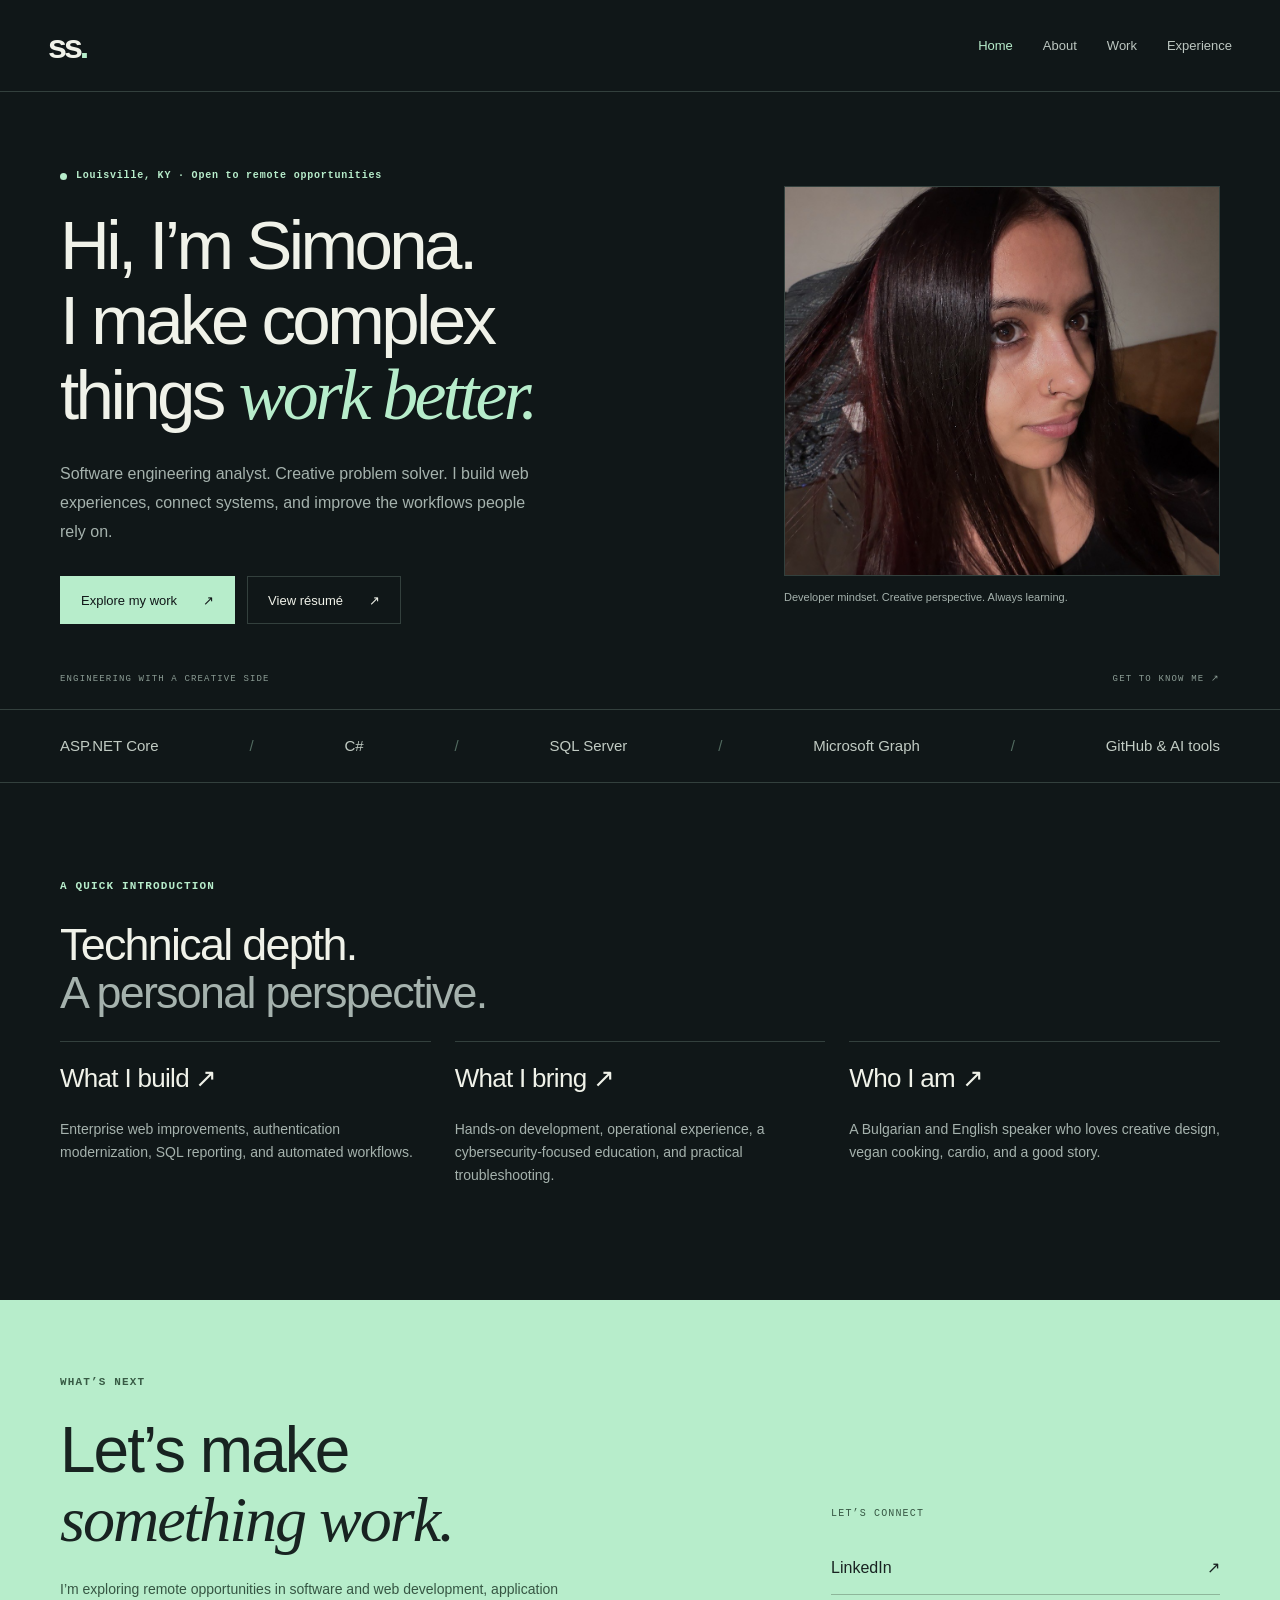
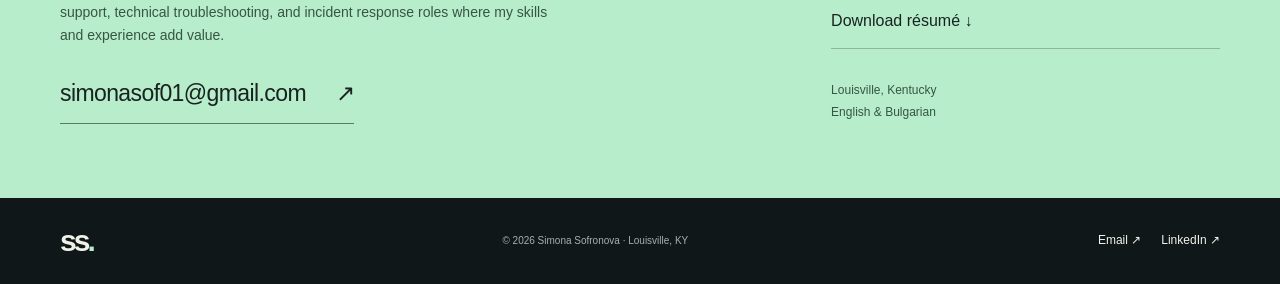
<file: index.html>
<!doctype html>
<html lang="en">
<head>
  <meta charset="utf-8">
  <meta name="viewport" content="width=device-width, initial-scale=1">
  <meta name="theme-color" content="#101718">
  <meta name="description" content="Simona Sofronova: software engineering analyst in Louisville, KY. Web development, secure integrations, reporting, and remote opportunities.">
  <title>Software & Web Development | Simona Sofronova</title>
  <link rel="icon" href="assets/favicon.svg" type="image/svg+xml">
  <link rel="stylesheet" href="style.css">
  <style>
    .page-top{padding-block:64px 30px}.page-top p{max-width:650px;color:var(--muted)}
    .hero-photo{width:100%;height:390px;object-fit:cover;object-position:55% 30%;display:block;border:1px solid var(--line)}
    .photo-caption{font-size:11px;color:var(--muted);margin:12px 0 0}
    .page-links{display:grid;grid-template-columns:repeat(3,1fr);gap:24px}
    .page-links a{border-top:1px solid var(--line);padding-top:22px}.page-links p{font-size:14px;color:var(--muted)}
    .photo-grid{display:grid;grid-template-columns:repeat(2,1fr);gap:24px}.photo-grid figure{margin:0}
    .photo-grid img{width:100%;height:330px;object-fit:cover;display:block}.photo-grid figcaption{padding-top:12px;font-size:14px;color:var(--muted)}
    .footer{flex-wrap:wrap}.footer-links{display:flex;gap:20px;font-size:12px}
    @media(max-width:760px){.header{gap:20px}#navigation{display:flex;flex-direction:row;flex-wrap:wrap;gap:16px;padding:0;flex-basis:auto}#navigation a{padding:0;border:0;font-size:12px}.hero-photo{height:340px}.page-links{grid-template-columns:1fr}.photo-grid{gap:20px}.photo-grid img{height:240px}.page-top{padding-top:40px}.photo-grid figcaption{font-size:12px}}
    @media(max-width:420px){.photo-grid{grid-template-columns:1fr}.photo-grid img{height:340px}}
  </style>
</head>
<body>
  <a class="skip-link" href="#main">Skip to content</a>
  <header class="header">
    <a class="brand" href="index.html" aria-label="Simona Sofronova home">ss<span>.</span></a>
    <nav id="navigation" aria-label="Main navigation">
        <a href="index.html" aria-current="page">Home</a>
        <a href="about.html">About</a>
        <a href="work.html">Work</a>
        <a href="experience.html">Experience</a>
    </nav>
  </header>
  <main id="main">
    <section class="hero wrap" aria-labelledby="home-title">
      <div class="hero-copy">
        <p class="eyebrow"><span class="status-dot"></span> Louisville, KY · Open to remote opportunities</p>
        <h1 id="home-title">Hi, I’m Simona.<br>I make complex<br>things <em>work better.</em></h1>
        <p class="hero-description">Software engineering analyst. Creative problem solver. I build web experiences, connect systems, and improve the workflows people rely on.</p>
        <div class="actions"><a class="button primary" href="work.html">Explore my work <span aria-hidden="true">&#8599;&#65038;</span></a><a class="button secondary" href="assets/Simona-Sofronova-Resume.pdf" target="_blank" rel="noopener">View résumé <span aria-hidden="true">&#8599;&#65038;</span></a></div>
      </div>
      <div><img class="hero-photo" src="assets/IMG_8262.jpeg" alt="Portrait of Simona Sofronova" fetchpriority="high"><p class="photo-caption">Developer mindset. Creative perspective. Always learning.</p></div>
      <div class="hero-foot mono"><span>ENGINEERING WITH A CREATIVE SIDE</span><a href="about.html">GET TO KNOW ME <span aria-hidden="true">&#8599;&#65038;</span></a></div>
    </section>
    <div class="stack-strip"><div class="wrap"><span>ASP.NET Core</span><b>/</b><span>C#</span><b>/</b><span>SQL Server</span><b>/</b><span>Microsoft Graph</span><b>/</b><span>GitHub & AI tools</span></div></div>
    <section class="section wrap" aria-labelledby="explore-title">
      <p class="eyebrow">A QUICK INTRODUCTION</p><h2 id="explore-title">Technical depth.<br><span>A personal perspective.</span></h2>
      <div class="page-links">
        <a href="work.html"><h3>What I build <span aria-hidden="true">&#8599;&#65038;</span></h3><p>Enterprise web improvements, authentication modernization, SQL reporting, and automated workflows.</p></a>
        <a href="experience.html"><h3>What I bring <span aria-hidden="true">&#8599;&#65038;</span></h3><p>Hands-on development, operational experience, a cybersecurity-focused education, and practical troubleshooting.</p></a>
        <a href="about.html"><h3>Who I am <span aria-hidden="true">&#8599;&#65038;</span></h3><p>A Bulgarian and English speaker who loves creative design, vegan cooking, cardio, and a good story.</p></a>
      </div>
    </section>
    <section class="contact-section" aria-labelledby="contact-title"><div class="wrap contact-layout">
      <div><p class="eyebrow">WHAT’S NEXT</p><h2 id="contact-title">Let’s make<br><em>something work.</em></h2><p>I’m exploring remote opportunities in software and web development, application support, technical troubleshooting, and incident response roles where my skills and experience add value.</p><a class="email-link" href="mailto:simonasof01@gmail.com">simonasof01@gmail.com <span aria-hidden="true">&#8599;&#65038;</span></a></div>
      <div class="contact-links"><p class="mono">LET’S CONNECT</p><a href="https://www.linkedin.com/in/simona-sofronova" target="_blank" rel="noopener noreferrer">LinkedIn <span aria-hidden="true">&#8599;&#65038;</span></a><a href="assets/Simona-Sofronova-Resume.pdf" download>Download résumé ↓</a><p class="location">Louisville, Kentucky<br>English & Bulgarian</p></div>
    </div></section>
  </main>
  <footer class="wrap footer">
    <a class="brand" href="index.html" aria-label="Home">ss<span>.</span></a>
    <p>© 2026 Simona Sofronova · Louisville, KY</p>
    <div class="footer-links"><a href="mailto:simonasof01@gmail.com">Email <span aria-hidden="true">&#8599;&#65038;</span></a><a href="https://www.linkedin.com/in/simona-sofronova" target="_blank" rel="noopener noreferrer">LinkedIn <span aria-hidden="true">&#8599;&#65038;</span></a></div>
  </footer>
</body>
</html>
</file>
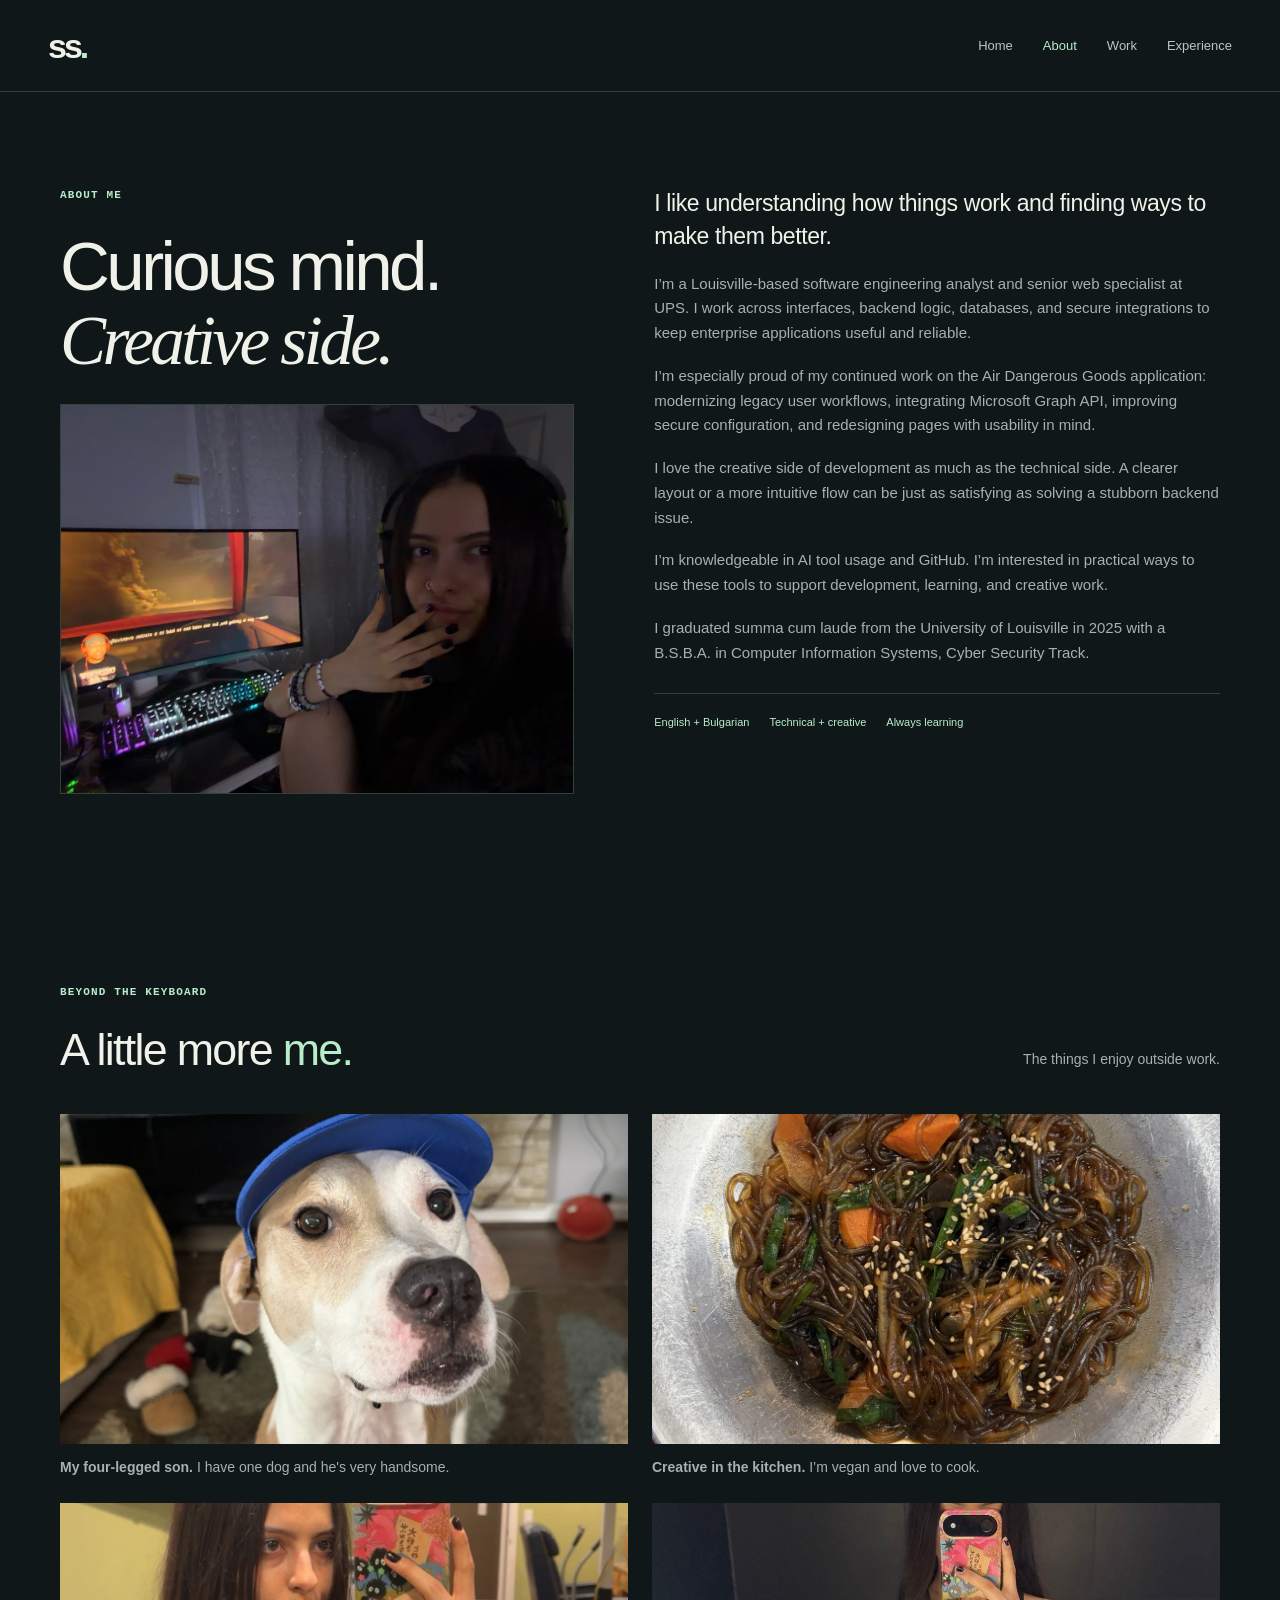
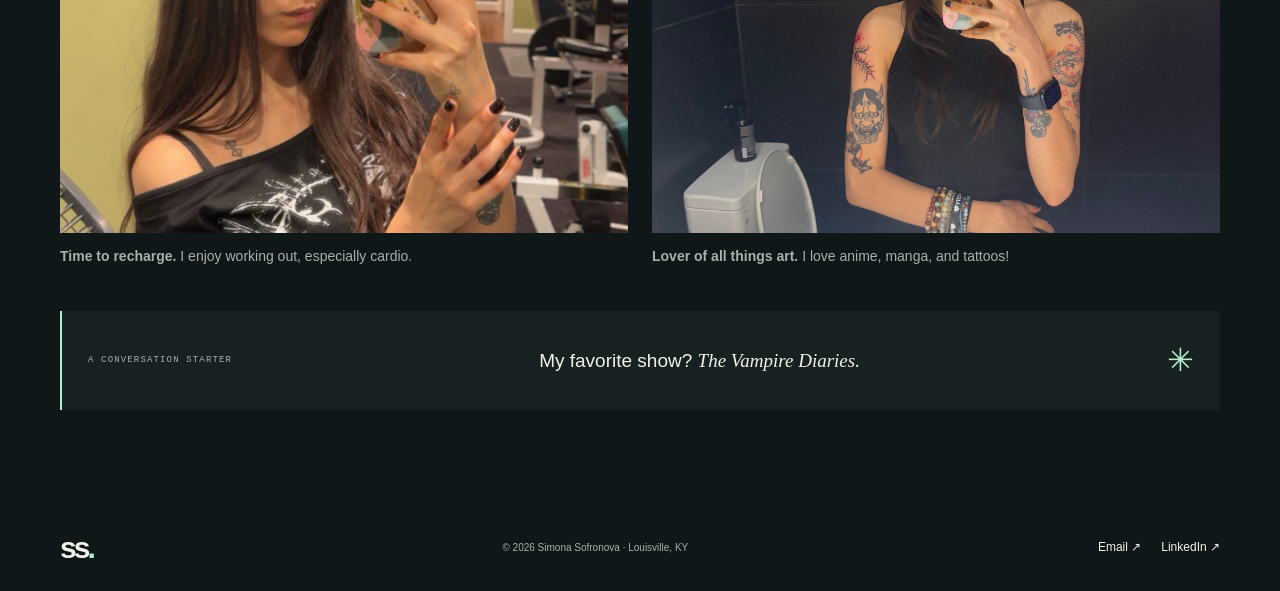
<file: about.html>
<!doctype html>
<html lang="en">
<head>
  <meta charset="utf-8">
  <meta name="viewport" content="width=device-width, initial-scale=1">
  <meta name="theme-color" content="#101718">
  <meta name="description" content="Meet Simona Sofronova: developer, creative problem solver, Bulgarian and English speaker, vegan cook, dog owner, and cardio enthusiast.">
  <title>About | Simona Sofronova</title>
  <link rel="icon" href="assets/favicon.svg" type="image/svg+xml">
  <link rel="stylesheet" href="style.css">
  <style>
    .page-top{padding-block:64px 30px}.page-top p{max-width:650px;color:var(--muted)}
    .hero-photo{width:100%;height:390px;object-fit:cover;object-position:55% 30%;display:block;border:1px solid var(--line)}
    .photo-caption{font-size:11px;color:var(--muted);margin:12px 0 0}
    .page-links{display:grid;grid-template-columns:repeat(3,1fr);gap:24px}
    .page-links a{border-top:1px solid var(--line);padding-top:22px}.page-links p{font-size:14px;color:var(--muted)}
    .photo-grid{display:grid;grid-template-columns:repeat(2,1fr);gap:24px}.photo-grid figure{margin:0}
    .photo-grid img{width:100%;height:330px;object-fit:cover;display:block}.photo-grid figcaption{padding-top:12px;font-size:14px;color:var(--muted)}
    .footer{flex-wrap:wrap}.footer-links{display:flex;gap:20px;font-size:12px}
    @media(max-width:760px){.header{gap:20px}#navigation{display:flex;flex-direction:row;flex-wrap:wrap;gap:16px;padding:0;flex-basis:auto}#navigation a{padding:0;border:0;font-size:12px}.hero-photo{height:340px}.page-links{grid-template-columns:1fr}.photo-grid{gap:20px}.photo-grid img{height:240px}.page-top{padding-top:40px}.photo-grid figcaption{font-size:12px}}
    @media(max-width:420px){.photo-grid{grid-template-columns:1fr}.photo-grid img{height:340px}}
  </style>
</head>
<body>
  <a class="skip-link" href="#main">Skip to content</a>
  <header class="header">
    <a class="brand" href="index.html" aria-label="Simona Sofronova home">ss<span>.</span></a>
    <nav id="navigation" aria-label="Main navigation">
        <a href="index.html">Home</a>
        <a href="about.html" aria-current="page">About</a>
        <a href="work.html">Work</a>
        <a href="experience.html">Experience</a>
    </nav>
  </header>
  <main id="main">
    <section class="section wrap about" aria-labelledby="about-title">
      <div><p class="eyebrow">ABOUT ME</p><h1 id="about-title">Curious mind.<br><em>Creative side.</em></h1><img class="hero-photo" src="assets/IMG_8277.jpeg" alt="Simona Sofronova" fetchpriority="high"></div>
      <div class="about-copy">
        <p class="lead">I like understanding how things work and finding ways to make them better.</p>
        <p>I’m a Louisville-based software engineering analyst and senior web specialist at UPS. I work across interfaces, backend logic, databases, and secure integrations to keep enterprise applications useful and reliable.</p>
        <p>I’m especially proud of my continued work on the Air Dangerous Goods application: modernizing legacy user workflows, integrating Microsoft Graph API, improving secure configuration, and redesigning pages with usability in mind.</p>
        <p>I love the creative side of development as much as the technical side. A clearer layout or a more intuitive flow can be just as satisfying as solving a stubborn backend issue.</p>
        <p>I’m knowledgeable in AI tool usage and GitHub. I’m interested in practical ways to use these tools to support development, learning, and creative work.</p>
        <p>I graduated summa cum laude from the University of Louisville in 2025 with a B.S.B.A. in Computer Information Systems, Cyber Security Track.</p>
        <div class="about-notes"><span>English + Bulgarian</span><span>Technical + creative</span><span>Always learning</span></div>
      </div>
    </section>
    <section class="section wrap beyond" aria-labelledby="beyond-title">
      <div class="section-heading"><div><p class="eyebrow">BEYOND THE KEYBOARD</p><h2 id="beyond-title">A little more <span>me.</span></h2></div><p>The things I enjoy outside work.</p></div>
      <div class="photo-grid">
        <figure><img src="assets/IMG_6630.jpeg" alt="Simona’s dog wearing a blue cap" loading="lazy"><figcaption><strong>My four-legged son.</strong> I have one dog and he's very handsome.</figcaption></figure>
        <figure><img src="assets/IMG_4787.jpeg" alt="A bowl of noodles and vegetables" loading="lazy"><figcaption><strong>Creative in the kitchen.</strong> I’m vegan and love to cook.</figcaption></figure>
        <figure><img src="assets/IMG_8270.jpeg" alt="Simona at the gym" loading="lazy" style="object-position:center 35%"><figcaption><strong>Time to recharge.</strong> I enjoy working out, especially cardio.</figcaption></figure>
        <figure><img src="assets/IMG_6372.jpeg" alt="Simona in the mirror" loading="lazy"><figcaption><strong>Lover of all things art.</strong> I love anime, manga, and tattoos!</figcaption></figure>
      </div>
      <div class="fun-fact"><span class="mono">A CONVERSATION STARTER</span><p>My favorite show? <em>The Vampire Diaries.</em></p><span aria-hidden="true"><span aria-hidden="true">&#10035;&#65038;</span></span></div>
    </section>
  </main>
  <footer class="wrap footer">
    <a class="brand" href="index.html" aria-label="Home">ss<span>.</span></a>
    <p>© 2026 Simona Sofronova · Louisville, KY</p>
    <div class="footer-links"><a href="mailto:simonasof01@gmail.com">Email <span aria-hidden="true">&#8599;&#65038;</span></a><a href="https://www.linkedin.com/in/simona-sofronova" target="_blank" rel="noopener noreferrer">LinkedIn <span aria-hidden="true">&#8599;&#65038;</span></a></div>
  </footer>
</body>
</html>
</file>
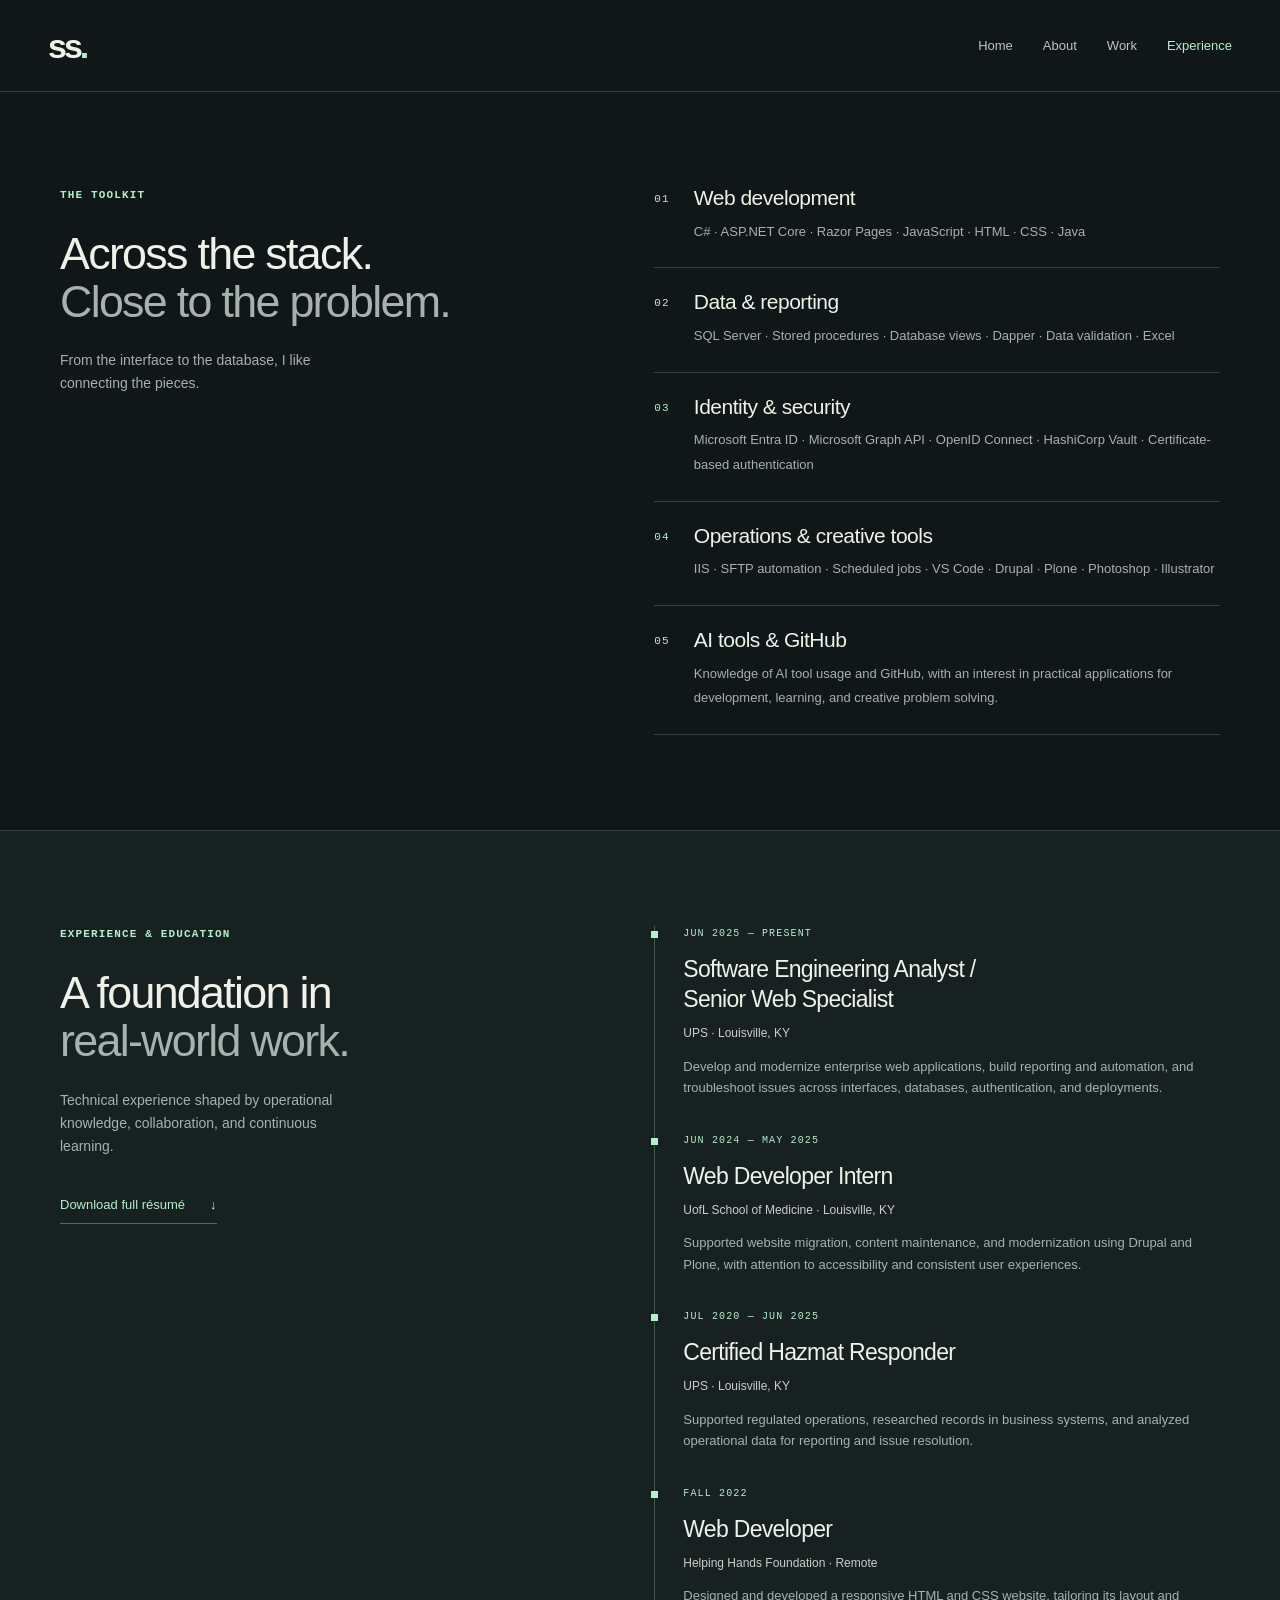
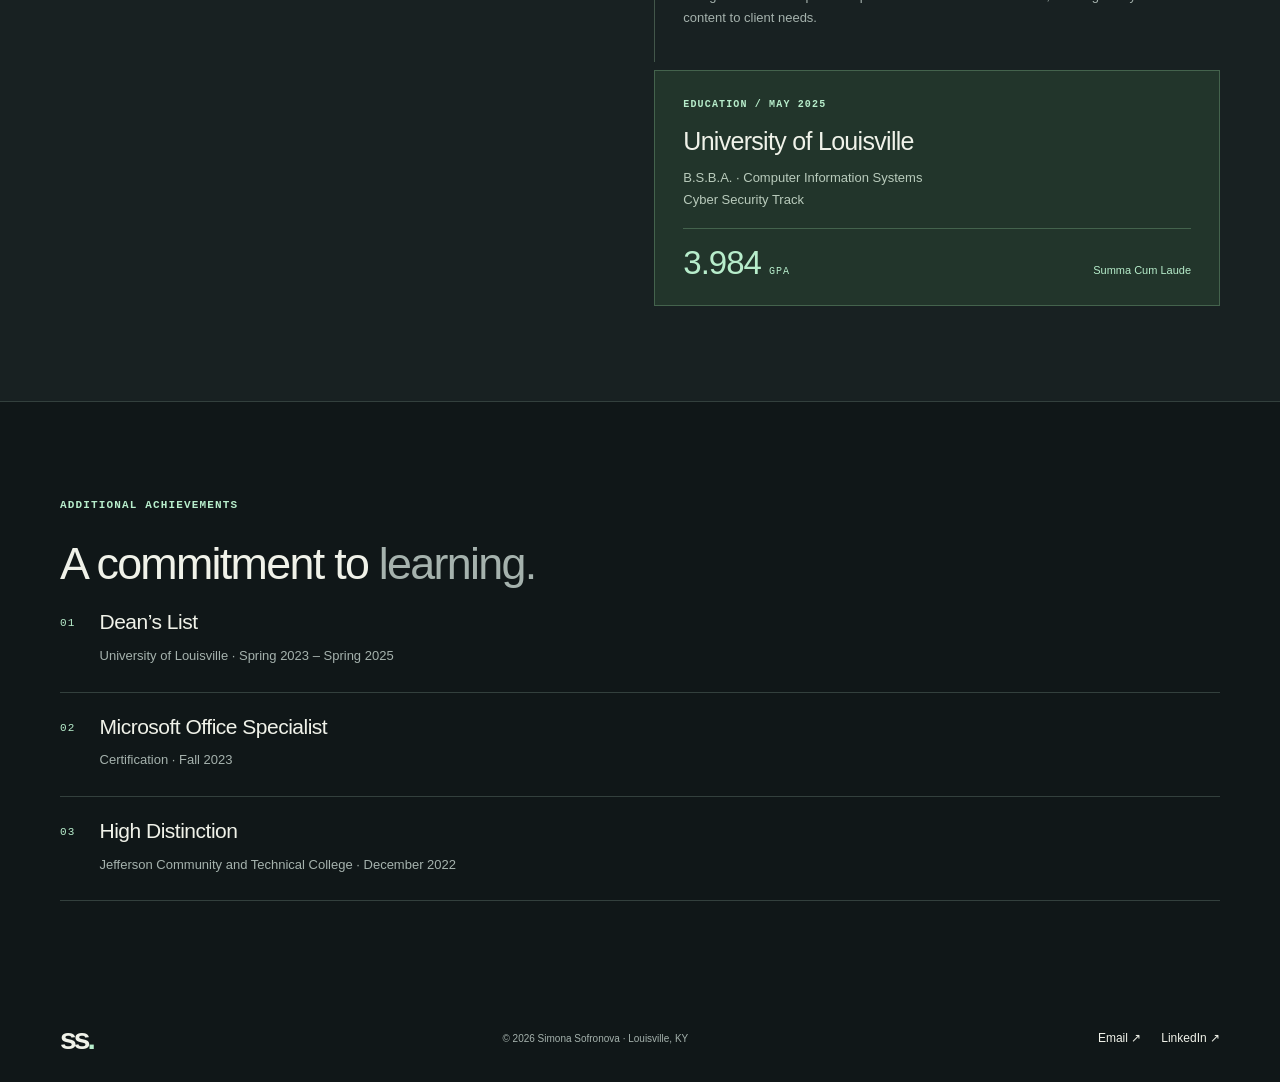
<file: experience.html>
<!doctype html>
<html lang="en">
<head>
  <meta charset="utf-8">
  <meta name="viewport" content="width=device-width, initial-scale=1">
  <meta name="theme-color" content="#101718">
  <meta name="description" content="Simona Sofronova’s professional experience, technical skills, AI and GitHub knowledge, education, and downloadable résumé.">
  <title>Experience & Skills | Simona Sofronova</title>
  <link rel="icon" href="assets/favicon.svg" type="image/svg+xml">
  <link rel="stylesheet" href="style.css">
  <style>
    .page-top{padding-block:64px 30px}.page-top p{max-width:650px;color:var(--muted)}
    .hero-photo{width:100%;height:390px;object-fit:cover;object-position:55% 30%;display:block;border:1px solid var(--line)}
    .photo-caption{font-size:11px;color:var(--muted);margin:12px 0 0}
    .page-links{display:grid;grid-template-columns:repeat(3,1fr);gap:24px}
    .page-links a{border-top:1px solid var(--line);padding-top:22px}.page-links p{font-size:14px;color:var(--muted)}
    .photo-grid{display:grid;grid-template-columns:repeat(2,1fr);gap:24px}.photo-grid figure{margin:0}
    .photo-grid img{width:100%;height:330px;object-fit:cover;display:block}.photo-grid figcaption{padding-top:12px;font-size:14px;color:var(--muted)}
    .footer{flex-wrap:wrap}.footer-links{display:flex;gap:20px;font-size:12px}
    @media(max-width:760px){.header{gap:20px}#navigation{display:flex;flex-direction:row;flex-wrap:wrap;gap:16px;padding:0;flex-basis:auto}#navigation a{padding:0;border:0;font-size:12px}.hero-photo{height:340px}.page-links{grid-template-columns:1fr}.photo-grid{gap:20px}.photo-grid img{height:240px}.page-top{padding-top:40px}.photo-grid figcaption{font-size:12px}}
    @media(max-width:420px){.photo-grid{grid-template-columns:1fr}.photo-grid img{height:340px}}
  </style>
</head>
<body>
  <a class="skip-link" href="#main">Skip to content</a>
  <header class="header">
    <a class="brand" href="index.html" aria-label="Simona Sofronova home">ss<span>.</span></a>
    <nav id="navigation" aria-label="Main navigation">
        <a href="index.html">Home</a>
        <a href="about.html">About</a>
        <a href="work.html">Work</a>
        <a href="experience.html" aria-current="page">Experience</a>
    </nav>
  </header>
  <main id="main">
<section class="section wrap skills" id="skills" aria-labelledby="skills-title"><div><p class="eyebrow">THE TOOLKIT</p><h2 id="skills-title">Across the stack.<br><span>Close to the problem.</span></h2><p class="section-intro">From the interface to the database, I like connecting the pieces.</p></div><div class="skill-groups">
      <div class="skill-row"><span class="mono">01</span><div><h3>Web development</h3><p>C# · ASP.NET Core · Razor Pages · JavaScript · HTML · CSS · Java</p></div></div>
      <div class="skill-row"><span class="mono">02</span><div><h3>Data & reporting</h3><p>SQL Server · Stored procedures · Database views · Dapper · Data validation · Excel</p></div></div>
      <div class="skill-row"><span class="mono">03</span><div><h3>Identity & security</h3><p>Microsoft Entra ID · Microsoft Graph API · OpenID Connect · HashiCorp Vault · Certificate-based authentication</p></div></div>
      <div class="skill-row"><span class="mono">04</span><div><h3>Operations & creative tools</h3><p>IIS · SFTP automation · Scheduled jobs · VS Code · Drupal · Plone · Photoshop · Illustrator</p></div></div>
<div class="skill-row"><span class="mono">05</span><div><h3>AI tools &amp; GitHub</h3><p>Knowledge of AI tool usage and GitHub, with an interest in practical applications for development, learning, and creative problem solving.</p></div></div>    </div></section><section class="section experience-section" id="experience" aria-labelledby="experience-title"><div class="wrap experience-layout"><div class="experience-intro"><p class="eyebrow">EXPERIENCE & EDUCATION</p><h2 id="experience-title">A foundation in<br><span>real-world work.</span></h2><p>Technical experience shaped by operational knowledge, collaboration, and continuous learning.</p><a class="text-link" href="assets/Simona-Sofronova-Resume.pdf" download>Download full résumé <span aria-hidden="true">↓</span></a></div><div class="timeline">
      <article class="timeline-item"><p class="mono timeline-date">JUN 2025 — PRESENT</p><h3>Software Engineering Analyst /<br>Senior Web Specialist</h3><p class="employer">UPS · Louisville, KY</p><p>Develop and modernize enterprise web applications, build reporting and automation, and troubleshoot issues across interfaces, databases, authentication, and deployments.</p></article>
      <article class="timeline-item"><p class="mono timeline-date">JUN 2024 — MAY 2025</p><h3>Web Developer Intern</h3><p class="employer">UofL School of Medicine · Louisville, KY</p><p>Supported website migration, content maintenance, and modernization using Drupal and Plone, with attention to accessibility and consistent user experiences.</p></article>
      <article class="timeline-item"><p class="mono timeline-date">JUL 2020 — JUN 2025</p><h3>Certified Hazmat Responder</h3><p class="employer">UPS · Louisville, KY</p><p>Supported regulated operations, researched records in business systems, and analyzed operational data for reporting and issue resolution.</p></article>
      <article class="timeline-item"><p class="mono timeline-date">FALL 2022</p><h3>Web Developer</h3><p class="employer">Helping Hands Foundation · Remote</p><p>Designed and developed a responsive HTML and CSS website, tailoring its layout and content to client needs.</p></article>
      <article class="education"><p class="eyebrow">EDUCATION / MAY 2025</p><h3>University of Louisville</h3><p>B.S.B.A. · Computer Information Systems<br>Cyber Security Track</p><div class="education-bottom"><strong>3.984 <small>GPA</small></strong><span>Summa Cum Laude</span></div></article>
    </div></div></section>    <section class="section wrap" aria-labelledby="honors-title"><p class="eyebrow">ADDITIONAL ACHIEVEMENTS</p><h2 id="honors-title">A commitment to <span>learning.</span></h2><div class="skill-groups">
      <div class="skill-row"><span class="mono">01</span><div><h3>Dean’s List</h3><p>University of Louisville · Spring 2023 – Spring 2025</p></div></div>
      <div class="skill-row"><span class="mono">02</span><div><h3>Microsoft Office Specialist</h3><p>Certification · Fall 2023</p></div></div>
      <div class="skill-row"><span class="mono">03</span><div><h3>High Distinction</h3><p>Jefferson Community and Technical College · December 2022</p></div></div>
    </div></section>
  </main>
  <footer class="wrap footer">
    <a class="brand" href="index.html" aria-label="Home">ss<span>.</span></a>
    <p>© 2026 Simona Sofronova · Louisville, KY</p>
    <div class="footer-links"><a href="mailto:simonasof01@gmail.com">Email <span aria-hidden="true">&#8599;&#65038;</span></a><a href="https://www.linkedin.com/in/simona-sofronova" target="_blank" rel="noopener noreferrer">LinkedIn <span aria-hidden="true">&#8599;&#65038;</span></a></div>
  </footer>
</body>
</html>
</file>
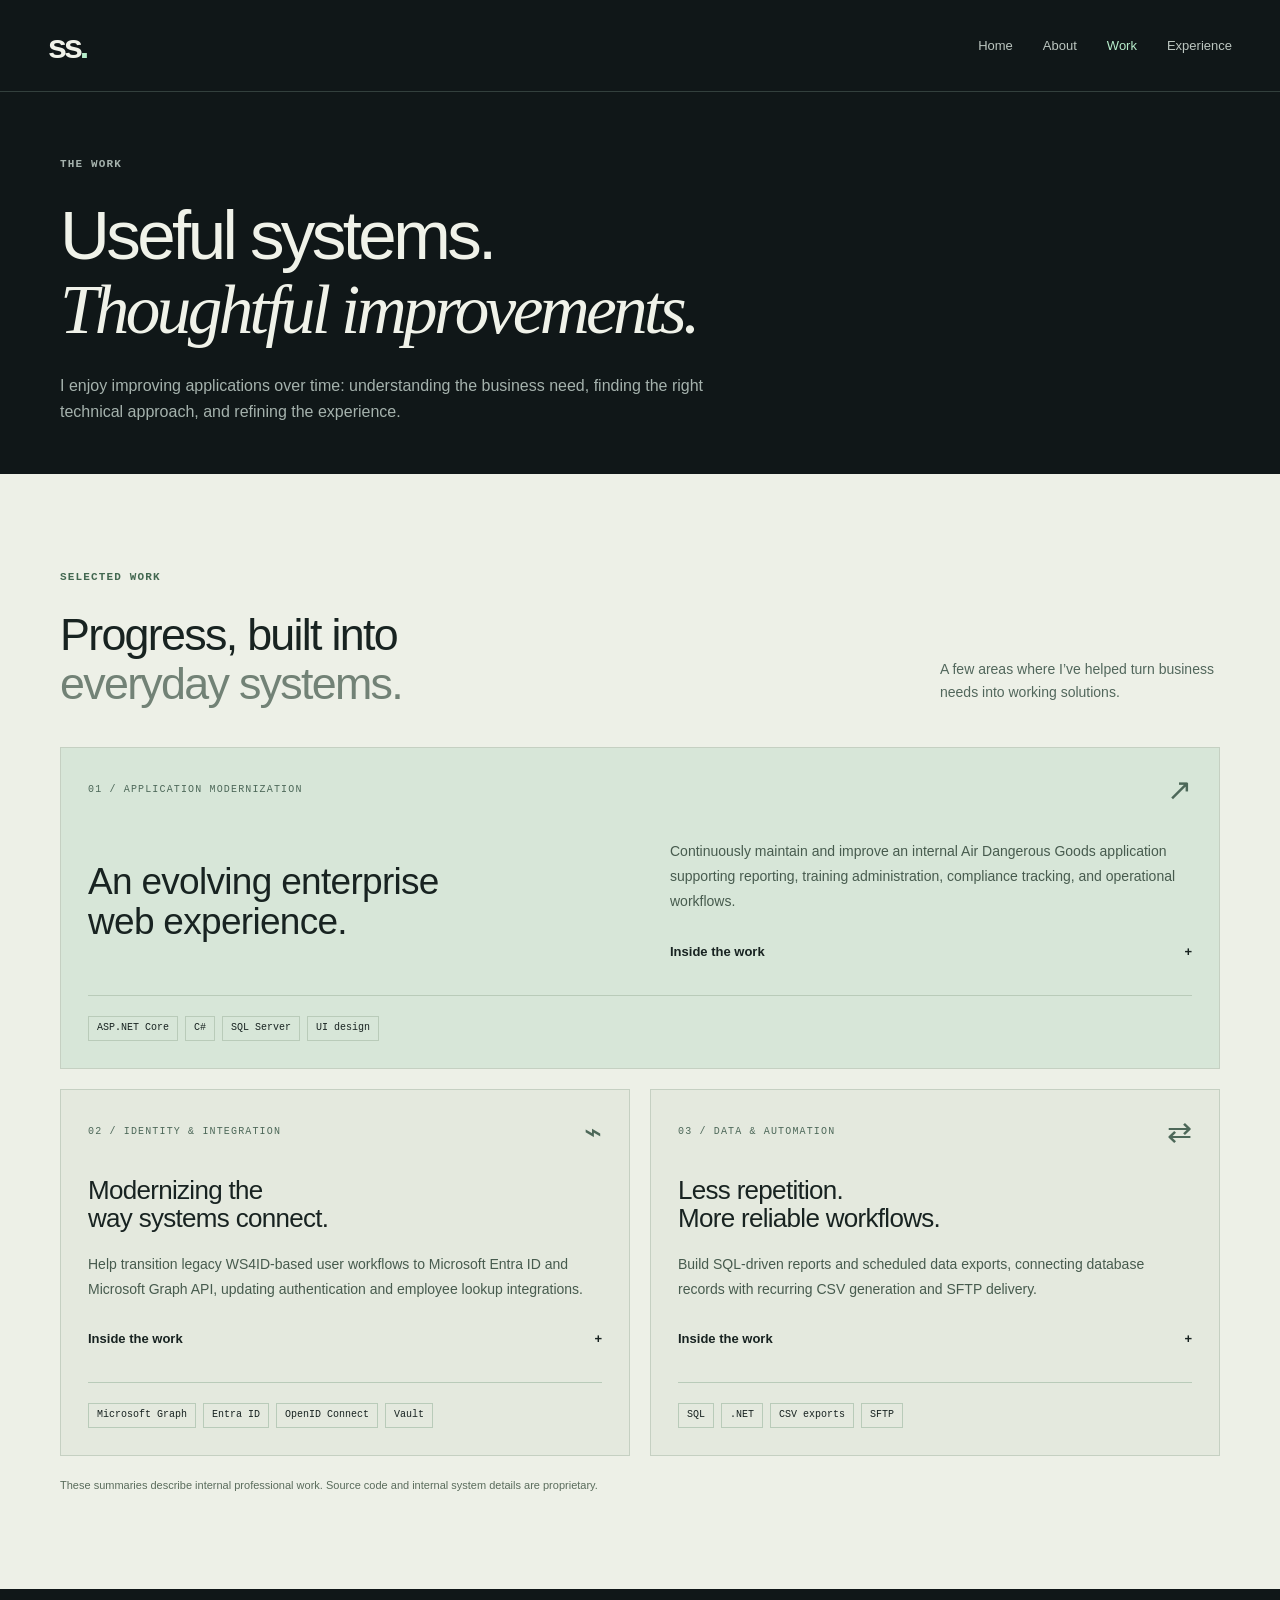
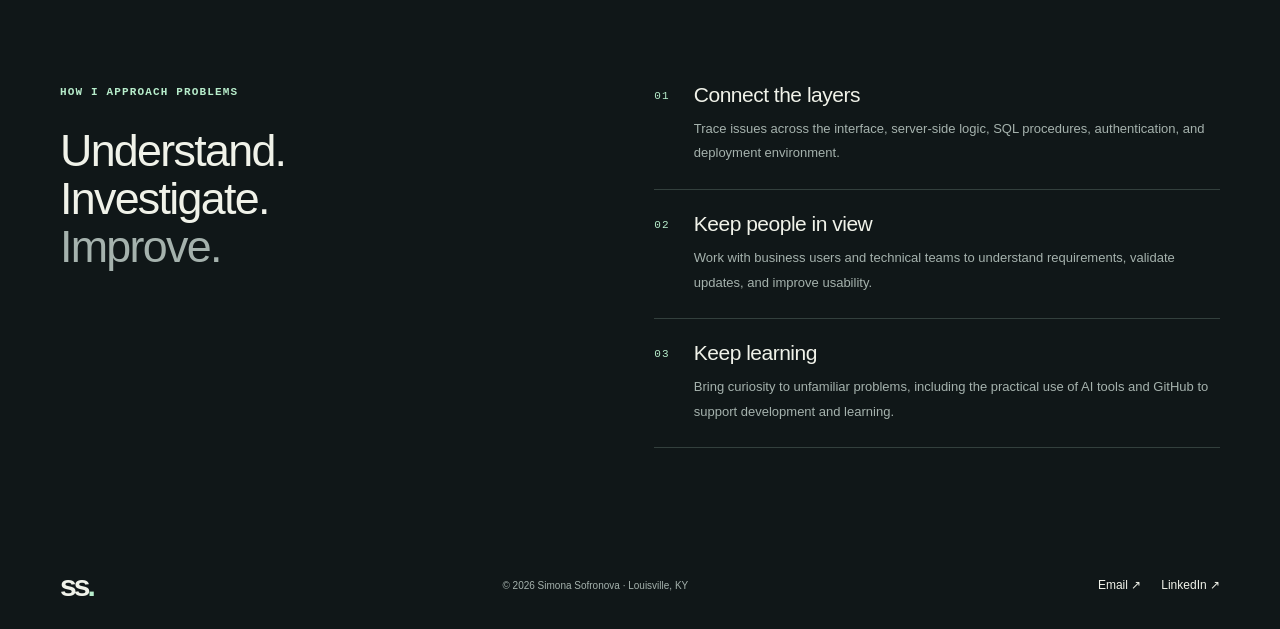
<file: work.html>
<!doctype html>
<html lang="en">
<head>
  <meta charset="utf-8">
  <meta name="viewport" content="width=device-width, initial-scale=1">
  <meta name="theme-color" content="#101718">
  <meta name="description" content="Selected professional work by Simona Sofronova: enterprise application improvements, Microsoft Graph integrations, SQL reporting, and automation.">
  <title>Selected Work | Simona Sofronova</title>
  <link rel="icon" href="assets/favicon.svg" type="image/svg+xml">
  <link rel="stylesheet" href="style.css">
  <style>
    .page-top{padding-block:64px 30px}.page-top p{max-width:650px;color:var(--muted)}
    .hero-photo{width:100%;height:390px;object-fit:cover;object-position:55% 30%;display:block;border:1px solid var(--line)}
    .photo-caption{font-size:11px;color:var(--muted);margin:12px 0 0}
    .page-links{display:grid;grid-template-columns:repeat(3,1fr);gap:24px}
    .page-links a{border-top:1px solid var(--line);padding-top:22px}.page-links p{font-size:14px;color:var(--muted)}
    .photo-grid{display:grid;grid-template-columns:repeat(2,1fr);gap:24px}.photo-grid figure{margin:0}
    .photo-grid img{width:100%;height:330px;object-fit:cover;display:block}.photo-grid figcaption{padding-top:12px;font-size:14px;color:var(--muted)}
    .footer{flex-wrap:wrap}.footer-links{display:flex;gap:20px;font-size:12px}
    @media(max-width:760px){.header{gap:20px}#navigation{display:flex;flex-direction:row;flex-wrap:wrap;gap:16px;padding:0;flex-basis:auto}#navigation a{padding:0;border:0;font-size:12px}.hero-photo{height:340px}.page-links{grid-template-columns:1fr}.photo-grid{gap:20px}.photo-grid img{height:240px}.page-top{padding-top:40px}.photo-grid figcaption{font-size:12px}}
    @media(max-width:420px){.photo-grid{grid-template-columns:1fr}.photo-grid img{height:340px}}
  </style>
</head>
<body>
  <a class="skip-link" href="#main">Skip to content</a>
  <header class="header">
    <a class="brand" href="index.html" aria-label="Simona Sofronova home">ss<span>.</span></a>
    <nav id="navigation" aria-label="Main navigation">
        <a href="index.html">Home</a>
        <a href="about.html">About</a>
        <a href="work.html" aria-current="page">Work</a>
        <a href="experience.html">Experience</a>
    </nav>
  </header>
  <main id="main">
    <section class="wrap page-top"><p class="eyebrow">THE WORK</p><h1>Useful systems.<br><em>Thoughtful improvements.</em></h1><p>I enjoy improving applications over time: understanding the business need, finding the right technical approach, and refining the experience.</p></section><section class="section work-section" id="work" aria-labelledby="work-title"><div class="wrap">
      <div class="section-heading"><div><p class="eyebrow">SELECTED WORK</p><h2 id="work-title">Progress, built into<br><span>everyday systems.</span></h2></div><p>A few areas where I’ve helped turn business needs into working solutions.</p></div>
      <div class="projects">
        <article class="project featured"><div class="project-top"><span class="mono">01 / APPLICATION MODERNIZATION</span><span class="project-symbol" aria-hidden="true"><span aria-hidden="true">&#8599;&#65038;</span></span></div><h3>An evolving enterprise<br>web experience.</h3><p>Continuously maintain and improve an internal Air Dangerous Goods application supporting reporting, training administration, compliance tracking, and operational workflows.</p><details><summary>Inside the work <span aria-hidden="true">+</span></summary><div class="detail-content"><p><strong>The focus:</strong> Translate changing operational requirements into practical application updates.</p><p><strong>My contribution:</strong> Develop Razor Pages and backend logic, update SQL reporting, troubleshoot issues across the stack, and refine layouts for clearer navigation and usability.</p><p><strong>What I enjoy:</strong> Combining technical maintenance with creative redesign to make an established system easier to use.</p></div></details><div class="tags"><span>ASP.NET Core</span><span>C#</span><span>SQL Server</span><span>UI design</span></div></article>
        <article class="project"><div class="project-top"><span class="mono">02 / IDENTITY & INTEGRATION</span><span class="project-symbol" aria-hidden="true">⌁</span></div><h3>Modernizing the<br>way systems connect.</h3><p>Help transition legacy WS4ID-based user workflows to Microsoft Entra ID and Microsoft Graph API, updating authentication and employee lookup integrations.</p><details><summary>Inside the work <span aria-hidden="true">+</span></summary><div class="detail-content"><p><strong>The focus:</strong> Update legacy identity dependencies and user information workflows.</p><p><strong>My contribution:</strong> Integrate Graph API calls, map user attributes, and troubleshoot authentication and lookup behavior across application pages.</p><p><strong>Related security work:</strong> Secure configuration and certificate handling using HashiCorp Vault, encrypted secrets, and certificate-based authentication.</p></div></details><div class="tags"><span>Microsoft Graph</span><span>Entra ID</span><span>OpenID Connect</span><span>Vault</span></div></article>
        <article class="project"><div class="project-top"><span class="mono">03 / DATA & AUTOMATION</span><span class="project-symbol" aria-hidden="true">⇄</span></div><h3>Less repetition.<br>More reliable workflows.</h3><p>Build SQL-driven reports and scheduled data exports, connecting database records with recurring CSV generation and SFTP delivery.</p><details><summary>Inside the work <span aria-hidden="true">+</span></summary><div class="detail-content"><p><strong>The focus:</strong> Support recurring business reporting and data delivery.</p><p><strong>My contribution:</strong> Develop and maintain stored procedures, reporting logic, and automated export processes, including scheduled execution and file retention.</p><p><strong>The approach:</strong> Validate data, investigate failures, and maintain workflows as requirements change.</p></div></details><div class="tags"><span>SQL</span><span>.NET</span><span>CSV exports</span><span>SFTP</span></div></article>
      </div><p class="work-note">These summaries describe internal professional work. Source code and internal system details are proprietary.</p>
    </div></section>    <section class="section wrap skills" aria-labelledby="approach-title">
      <div><p class="eyebrow">HOW I APPROACH PROBLEMS</p><h2 id="approach-title">Understand.<br>Investigate.<br><span>Improve.</span></h2></div>
      <div class="skill-groups">
        <div class="skill-row"><span class="mono">01</span><div><h3>Connect the layers</h3><p>Trace issues across the interface, server-side logic, SQL procedures, authentication, and deployment environment.</p></div></div>
        <div class="skill-row"><span class="mono">02</span><div><h3>Keep people in view</h3><p>Work with business users and technical teams to understand requirements, validate updates, and improve usability.</p></div></div>
        <div class="skill-row"><span class="mono">03</span><div><h3>Keep learning</h3><p>Bring curiosity to unfamiliar problems, including the practical use of AI tools and GitHub to support development and learning.</p></div></div>
      </div>
    </section>
  </main>
  <footer class="wrap footer">
    <a class="brand" href="index.html" aria-label="Home">ss<span>.</span></a>
    <p>© 2026 Simona Sofronova · Louisville, KY</p>
    <div class="footer-links"><a href="mailto:simonasof01@gmail.com">Email <span aria-hidden="true">&#8599;&#65038;</span></a><a href="https://www.linkedin.com/in/simona-sofronova" target="_blank" rel="noopener noreferrer">LinkedIn <span aria-hidden="true">&#8599;&#65038;</span></a></div>
  </footer>
</body>
</html>
</file>
<file: style.css>
/* Simona Sofronova — no framework or external font dependency. */
:root{--bg:#101718;--surface:#182122;--ink:#f0f2e9;--muted:#a5b2ad;--accent:#b7edcb;--line:#33403d;--light:#edf0e7;--dark:#182321;--max:1160px;color-scheme:dark}
*{box-sizing:border-box}html{scroll-behavior:smooth;scroll-padding-top:95px}body{margin:0;background:var(--bg);color:var(--ink);font-family:Arial,Helvetica,sans-serif;-webkit-font-smoothing:antialiased;font-size:16px;line-height:1.65}a{color:inherit;text-decoration:none}button{font:inherit}a,button,summary{-webkit-tap-highlight-color:transparent}a:focus-visible,button:focus-visible,summary:focus-visible{outline:3px solid var(--accent);outline-offset:6px}::selection{background:var(--accent);color:var(--bg)}.wrap{width:min(var(--max),calc(100% - 96px));margin-inline:auto}.mono,.eyebrow{font-family:"Courier New",monospace;font-size:11px;letter-spacing:1.15px;line-height:1.6}.eyebrow{font-weight:600;margin:0 0 24px;color:var(--accent)}h1,h2,h3,p{margin-top:0}h1,h2,h3{line-height:1.08;letter-spacing:-1.7px}h1{font-size:clamp(48px,5.4vw,76px);font-weight:500;letter-spacing:-3.6px;margin-bottom:25px}h2{font-size:clamp(34px,3.5vw,48px);font-weight:500;margin-bottom:24px}h2 span{color:var(--muted)}h3{font-size:26px;font-weight:500;letter-spacing:-.7px}em{font-family:Georgia,"Times New Roman",serif;font-weight:400}p{margin-bottom:18px}.skip-link{position:fixed;top:-120px;left:20px;padding:10px 18px;background:var(--accent);color:var(--bg);z-index:20}.skip-link:focus{top:15px}.header{min-height:92px;max-width:1320px;padding:0 48px;display:flex;align-items:center;justify-content:space-between;margin:auto;border-bottom:1px solid var(--line);gap:30px}.brand{font-size:34px;font-weight:700;letter-spacing:-3px;line-height:1}.brand span{color:var(--accent)}nav{display:flex;align-items:center;gap:30px;font-size:13px}nav a{color:#bcc6c0;transition:color .2s}nav a:hover,nav a[aria-current]{color:var(--accent)}nav .nav-contact{color:var(--ink);margin-left:10px}nav .nav-contact span{margin-left:12px}.menu-toggle{display:none}.hero{padding-top:76px;display:grid;grid-template-columns:1.5fr 1fr;column-gap:70px;align-items:center}.hero .eyebrow{letter-spacing:.8px;font-size:10px;display:flex;align-items:center;gap:9px}.status-dot{display:inline-block;width:7px;height:7px;background:var(--accent);border-radius:50%;flex:none}.hero h1 em{color:var(--accent);font-size:1.04em}.hero-description{max-width:470px;color:var(--muted);font-size:16px;line-height:1.8}.actions{display:flex;flex-wrap:wrap;gap:12px;margin-top:30px}.button{min-height:48px;padding:12px 20px;display:inline-flex;align-items:center;justify-content:center;gap:26px;font-size:13px;border:1px solid var(--line);transition:background .2s,transform .2s}.button:hover{transform:translateY(-2px)}.primary{background:var(--accent);color:var(--bg);border-color:var(--accent)}.primary:hover{background:#d0f6dd}.secondary:hover{background:var(--surface)}.identity{background:var(--surface);border:1px solid var(--line);padding:25px 28px 0;position:relative;margin:0;overflow:hidden}.identity-top{display:flex;justify-content:space-between;align-items:center;color:var(--muted)}.small-spark{color:var(--accent);font-size:24px}.monogram{height:195px;display:flex;align-items:center;justify-content:center;font-size:146px;font-weight:700;letter-spacing:-30px;padding-right:30px;position:relative;line-height:1;color:var(--accent)}.monogram span{color:transparent;-webkit-text-stroke:1px var(--accent);position:relative;z-index:1}.monogram:before,.monogram:after{content:"";position:absolute;border:1px solid #334d42;width:170px;height:170px;border-radius:50%;transform:rotate(-30deg);opacity:.6}.monogram:after{width:245px;height:90px}.monogram i{position:absolute;width:7px;height:7px;border-radius:50%;background:var(--accent);left:15%;top:35px}.identity-name{font-size:23px;letter-spacing:-.5px;margin-bottom:7px}.identity-role{font-size:13px;line-height:1.7;color:var(--muted)}.identity-details{display:flex;flex-wrap:wrap;gap:5px 15px;padding:17px 0 22px;font-size:10px;color:#b8c7bd}.identity-bottom{border-top:1px solid var(--line);padding:18px 0;display:flex;justify-content:space-between;color:var(--accent);font-size:10px}.hero-foot{grid-column:1/-1;display:flex;justify-content:space-between;color:#8b9c94;padding:48px 0 22px;font-size:9px}.hero-foot a:hover{color:var(--accent)}.stack-strip{border-block:1px solid var(--line);margin-top:0}.stack-strip>div{display:flex;justify-content:space-between;align-items:center;gap:20px;padding-block:24px;font-size:15px;color:#c1cbc3;flex-wrap:wrap}.stack-strip b{font-weight:400;color:#526b60}.section{padding-block:95px}.about{display:grid;grid-template-columns:1fr 1.1fr;gap:80px}.about-copy p{font-size:15px;color:var(--muted)}.about-copy .lead{font-size:23px;line-height:1.45;color:var(--ink);letter-spacing:-.4px}.about-notes{border-top:1px solid var(--line);margin-top:28px;padding-top:19px;display:flex;flex-wrap:wrap;gap:8px 20px;font-size:11px;color:var(--accent)}.work-section{background:var(--light);color:var(--dark);color-scheme:light}.work-section .eyebrow{color:#436851}.work-section h2 span{color:#728276}.section-heading{display:flex;justify-content:space-between;align-items:end;gap:50px;margin-bottom:40px}.section-heading h2{margin:0}.section-heading>p{font-size:14px;max-width:280px;color:#52675c;margin-bottom:3px}.projects{display:grid;grid-template-columns:1fr 1fr;gap:20px}.project{border:1px solid #c5d0c2;padding:27px;background:#e4e9de;display:flex;flex-direction:column;align-items:stretch}.project.featured{grid-column:1/-1;background:#d7e6d8;display:grid;grid-template-columns:1fr 1fr;column-gap:60px}.project.featured .project-top{grid-column:1/-1}.project.featured h3{font-size:37px;grid-row:2/4;margin-bottom:0;align-self:center}.project.featured>p{margin-top:5px}.project.featured .tags{grid-column:1/-1}.project-top{display:flex;justify-content:space-between;align-items:center;gap:16px;margin-bottom:29px;color:#4d6859}.project-top .mono{font-size:10px}.project-symbol{font-size:30px;font-weight:400;line-height:1}.project h3{margin-bottom:20px}.project>p{font-size:14px;line-height:1.8;color:#475b4e}.tags{display:flex;flex-wrap:wrap;gap:7px;margin-top:25px;padding-top:20px;border-top:1px solid #b9cbb9;font-family:"Courier New",monospace;font-size:10px}.tags span{padding:3px 8px;border:1px solid #b9cbb9}details{margin-top:auto;font-size:13px}summary{cursor:pointer;display:flex;justify-content:space-between;padding-block:8px;font-weight:600;list-style:none}summary::-webkit-details-marker{display:none}details[open] summary span{transform:rotate(45deg)}.detail-content{padding-top:14px;color:#435c4b}.detail-content p{line-height:1.75}.work-note{font-size:11px;color:#5a6c5c;margin:20px 0 0}.work-section :focus-visible{outline-color:#28573b}.skills{display:grid;grid-template-columns:1fr 1.1fr;gap:80px}.section-intro{color:var(--muted);font-size:14px;max-width:300px}.skill-row{display:flex;gap:24px;padding:23px 0;border-bottom:1px solid var(--line)}.skill-row:first-child{padding-top:0}.skill-row>.mono{color:var(--accent);padding-top:4px}.skill-row h3{font-size:21px;letter-spacing:-.5px;margin-bottom:10px}.skill-row p{font-size:13px;color:var(--muted);line-height:1.9;margin:0}.experience-section{background:var(--surface);border-block:1px solid var(--line)}.experience-layout{display:grid;grid-template-columns:1fr 1.1fr;gap:80px}.experience-intro>p:not(.eyebrow){color:var(--muted);font-size:14px;max-width:310px}.text-link{font-size:13px;color:var(--accent);display:inline-flex;gap:25px;border-bottom:1px solid #526d5c;padding:8px 0;margin-top:10px}.timeline-item{position:relative;padding:0 0 34px 28px;border-left:1px solid #42564a}.timeline-item:before{content:"";width:7px;height:7px;background:var(--accent);position:absolute;left:-4px;top:5px}.timeline-date{color:var(--accent);font-size:10px;margin-bottom:13px}.timeline-item h3{font-size:23px;margin-bottom:9px;line-height:1.3}.employer{font-size:12px;color:#c7d0c8;margin-bottom:12px}.timeline-item>p:last-child{font-size:13px;color:var(--muted);margin-bottom:0}.education{padding:26px 28px;background:#22352b;border:1px solid #44634d;margin-top:8px}.education .eyebrow{font-size:10px;margin-bottom:15px}.education h3{font-size:25px;margin-bottom:12px}.education>p:not(.eyebrow){font-size:13px;color:#b9cbbc}.education-bottom{display:flex;justify-content:space-between;align-items:end;gap:20px;border-top:1px solid #44634d;padding-top:17px;color:var(--accent);font-size:11px}.education strong{font-size:33px;line-height:1;letter-spacing:-1px;font-weight:500}.education small{font-family:"Courier New",monospace;font-size:10px;letter-spacing:1px}.beyond .section-heading>p{color:var(--muted)}.beyond h2 span{color:var(--accent)}.interests{display:grid;grid-template-columns:1fr 1fr 1fr;gap:35px;margin-top:48px}.interests article{border-top:1px solid var(--line);padding-top:22px}.interest-number{color:var(--accent);font-size:9px;display:block;margin-bottom:24px}.interests h3{font-size:26px;line-height:1.2;margin-bottom:14px}.interests p{font-size:14px;color:var(--muted);margin:0;max-width:300px}.fun-fact{display:flex;align-items:center;justify-content:space-between;gap:25px;margin-top:43px;background:var(--surface);padding:23px 26px;border-left:2px solid var(--accent)}.fun-fact>.mono{color:var(--muted);font-size:9px}.fun-fact p{margin:0;font-size:19px}.fun-fact>span:last-child{font-size:32px;color:var(--accent)}.contact-section{background:var(--accent);color:var(--dark);padding-block:74px;color-scheme:light}.contact-layout{display:grid;grid-template-columns:1.7fr 1fr;gap:110px}.contact-section .eyebrow{color:#385b45}.contact-section h2{font-size:clamp(42px,5vw,65px);letter-spacing:-2px}.contact-section p:not(.eyebrow,.mono,.location){font-size:14px;max-width:510px;color:#365643}.email-link{display:inline-flex;gap:30px;border-bottom:1px solid #557c60;padding-block:10px;font-size:clamp(17px,2vw,23px);letter-spacing:-.6px;overflow-wrap:anywhere}.contact-links{align-self:end}.contact-links>.mono{font-size:10px;color:#365643;margin-bottom:20px}.contact-links>a{display:flex;justify-content:space-between;padding:13px 0;border-bottom:1px solid #8db69a;font-size:16px}.location{font-size:12px;line-height:1.9;margin:30px 0 0;color:#365643}.contact-section :focus-visible{outline-color:#214930}.footer{padding-block:28px;display:flex;justify-content:space-between;align-items:center;gap:20px}.footer p,.footer>a:last-child{font-size:10px;color:var(--muted);margin:0}.footer .brand{font-size:30px}
@media(min-width:1500px){.hero{padding-top:90px}.hero-foot{padding-top:60px}}
@media(max-width:1000px){.wrap{width:calc(100% - 64px)}.header{padding-inline:32px}nav{gap:19px}.hero{column-gap:34px;grid-template-columns:1.4fr 1fr}h1{font-size:58px;letter-spacing:-2.7px}.identity{padding-inline:20px}.hero .eyebrow{max-width:300px}.about,.skills,.experience-layout{gap:45px}.contact-layout{gap:55px}.monogram{font-size:120px;height:170px}.identity-name{font-size:21px}.section{padding-block:75px}.project.featured{column-gap:30px}.project.featured h3{font-size:32px}}
@media(max-width:760px){html{scroll-padding-top:25px}.wrap{width:calc(100% - 40px)}.header{padding:20px;min-height:78px;flex-wrap:wrap;position:relative;gap:0}.brand{font-size:32px}.menu-toggle{display:flex;align-items:center;gap:16px;background:transparent;color:var(--ink);border:1px solid var(--line);padding:6px 12px;font-size:12px;cursor:pointer}nav{display:none;flex-basis:100%;align-items:stretch;gap:0;padding-top:20px}nav.is-open{display:flex;flex-direction:column}nav a{padding:11px 0;border-top:1px solid var(--line)}nav .nav-contact{margin-left:0}.hero{grid-template-columns:1fr;padding-top:43px;gap:35px}.hero .eyebrow{font-size:9px;max-width:none;margin-bottom:23px}h1{font-size:clamp(43px,8.7vw,64px);letter-spacing:-2.5px}.hero-description{font-size:15px;max-width:490px}.actions{margin-top:24px}.button{font-size:12px;padding-inline:16px;gap:20px}.identity{padding:20px 24px 0;max-width:500px;width:100%;display:grid;grid-template-columns:1fr 1fr;column-gap:10px}.identity-top{grid-column:1/-1}.monogram{grid-column:2;grid-row:2/5;font-size:100px;height:auto;min-height:155px;letter-spacing:-24px;padding-right:24px}.monogram:before{width:125px;height:125px}.monogram:after{width:155px;height:65px}.monogram i{left:8%;top:20px}.identity-name{font-size:20px;grid-column:1;margin-top:19px}.identity-role{grid-column:1;font-size:11px;margin-bottom:6px}.identity-details{grid-column:1;font-size:9px;display:block;padding-top:6px;padding-bottom:17px}.identity-details span{display:block}.identity-bottom{grid-column:1/-1}.hero-foot{padding:0 0 20px;font-size:8px;gap:20px}.hero-foot span{max-width:150px}.hero-foot a{text-align:right}.stack-strip>div{justify-content:center;gap:9px 14px;padding-block:20px;font-size:12px}.stack-strip b{font-size:10px}.section{padding-block:58px}.about,.skills,.experience-layout{grid-template-columns:1fr;gap:28px}h2{font-size:35px;letter-spacing:-1.4px}.eyebrow{font-size:10px;margin-bottom:20px}.about h2,.skills h2{margin-bottom:0}.about-copy .lead{font-size:21px}.about-copy p{font-size:14px}.about-notes{gap:10px 18px;font-size:10px}.section-heading{display:block;margin-bottom:27px}.section-heading>p{margin-top:20px;font-size:13px;max-width:340px}.projects{grid-template-columns:1fr;gap:16px}.project{padding:23px}.project.featured{display:flex;grid-column:auto}.project.featured h3{font-size:29px;align-self:start;margin-bottom:18px}.project.featured>p{margin-top:0}.project-top{margin-bottom:24px}.project h3{font-size:28px}.project>p{font-size:13px}.project-top .mono{font-size:9px}.tags{margin-top:18px;font-size:9px}.section-intro{margin-top:22px}.skills{gap:17px}.skill-row{padding-block:20px}.skill-row:first-child{padding-top:0}.skill-row h3{font-size:21px}.experience-intro>p:not(.eyebrow){max-width:430px}.timeline-item{padding-left:23px}.timeline-item h3{font-size:22px}.education{padding:23px}.interests{grid-template-columns:1fr;gap:28px;margin-top:30px}.interests article{display:grid;grid-template-columns:1fr 1.2fr;column-gap:25px;row-gap:15px;padding-top:17px}.interest-number{grid-column:1/-1;margin-bottom:0}.interests h3{font-size:23px;margin-bottom:0}.interests p{font-size:13px;max-width:none}.fun-fact{margin-top:32px;padding:20px;gap:12px;flex-wrap:wrap}.fun-fact>.mono{width:100%;font-size:8px}.fun-fact p{font-size:17px}.fun-fact>span:last-child{font-size:24px}.contact-section{padding-block:52px}.contact-layout{grid-template-columns:1fr;gap:38px}.contact-section h2{font-size:49px}.contact-section p:not(.eyebrow,.mono,.location){font-size:13px}.contact-links>.mono{margin-bottom:8px}.contact-links>a{padding-block:11px;font-size:14px}.location{margin-top:20px}.footer{gap:12px;flex-wrap:wrap}.footer p{font-size:9px}.footer>a:last-child{font-size:9px}}
@media(prefers-reduced-motion:reduce){html{scroll-behavior:auto}*,*:before,*:after{transition:none!important;animation:none!important}}
@media print{body{background:white;color:black;font-size:11pt}.header,.identity,.hero-foot,.stack-strip,.actions,.contact-links,.footer,.fun-fact{display:none}.wrap{width:100%}.section,.hero,.contact-section{padding-block:20px}.hero,.about,.skills,.experience-layout,.contact-layout{display:block}h1{font-size:32pt}h2{font-size:22pt}h3{font-size:16pt}p,.eyebrow,h2 span,.about-copy p,.skill-row p,.timeline-item>p:last-child,.employer,.interests p{color:#222!important}.work-section,.experience-section,.contact-section,.project,.project.featured,.education{background:white;color:black}.projects,.interests{display:block}.project,.timeline-item,.education,.interests article{break-inside:avoid;margin-bottom:20px}.project.featured{display:block}.tags{margin-top:10px}.eyebrow{margin-bottom:12px}details{display:none}.contact-section h2{font-size:25pt}.contact-section a{color:black}.timeline-item:before{background:black}}
</file>
